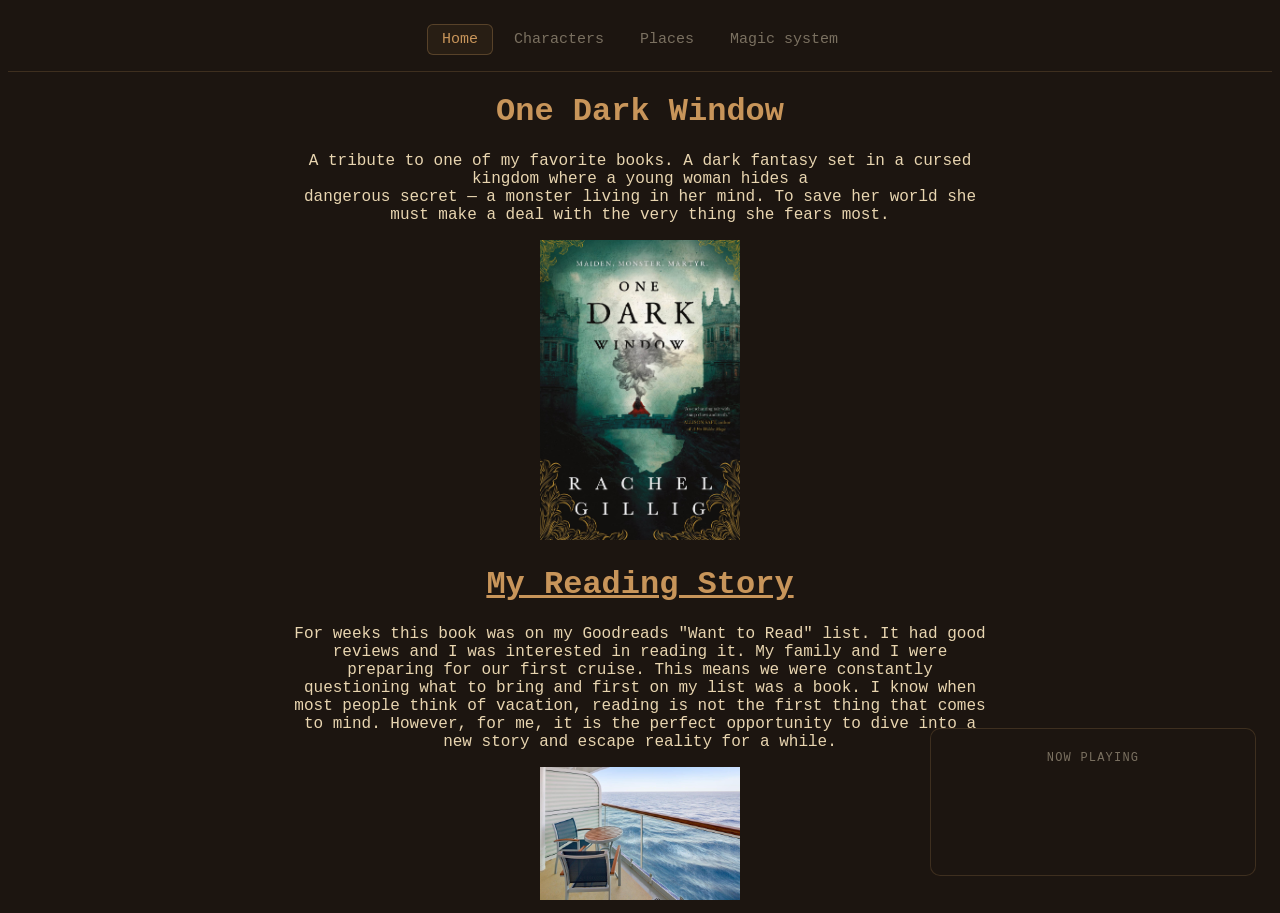
<file: index.html>
<!DOCTYPE html>
<html lang="en">
<head>
    <title>Infected Archive</title>
    <link rel="stylesheet" href="style.css">
</head>
<body>
 <nav class="site-nav">
  <div class="nav-links">
    <a href="index.html" class="nav-link active">Home</a>
    <a href="characters.html" class="nav-link">Characters</a>
    <a href="places.html" class="nav-link">Places</a>
    <a href="magic.html" class="nav-link">Magic system</a>
  </div>
</nav>
<div class="home-page">
    <h1>One Dark Window</h1>
    <p>A tribute to one of my favorite books. A dark fantasy set in a cursed kingdom where a young woman hides a <br>dangerous secret — a monster living in her mind. To save her world she must make a deal with the very thing she fears most.</p>
    <img src="book.jpg" alt="Book cover of One Dark Window">

    <h1><u>My Reading Story</u></h1>
    <p> For weeks this book was on my Goodreads "Want to Read" list. It had good reviews and I was interested in reading it. My family and I were preparing for our first cruise. This means we were constantly questioning what to bring and first on my list was a book. I know when most people think of vacation, reading is not the first thing that comes to mind. However, for me, it is the perfect opportunity to dive into a new story and escape reality for a while.</p>
    <img src="cruise.jpg" alt="Cruise ship">
    <div class="music-player">
        <p class="music-label">Now playing</p>
        <iframe data-testid="embed-iframe" style="border-radius:12px" src="https://open.spotify.com/embed/track/52fx0q6CeVVoPkl6RITWLf?utm_source=generator" width="100%" height="352" frameBorder="0" allowfullscreen="" allow="autoplay; clipboard-write; encrypted-media; fullscreen; picture-in-picture" loading="lazy"></iframe>
    </div>
    </div>
    <script>
  const player = document.querySelector('.music-player');

  let isDragging = false;
  let offsetX, offsetY;

  player.addEventListener('mousedown', (e) => {
    isDragging = true;
    offsetX = e.clientX - player.getBoundingClientRect().left;
    offsetY = e.clientY - player.getBoundingClientRect().top;
    player.style.cursor = 'grabbing';
  });

  document.addEventListener('mousemove', (e) => {
    if (!isDragging) return;
    player.style.left = e.clientX - offsetX + 'px';
    player.style.top = e.clientY - offsetY + 'px';
  });

  document.addEventListener('mouseup', () => {
    isDragging = false;
    player.style.cursor = 'grab';
  });
</script>
</body>
</html>
</file>
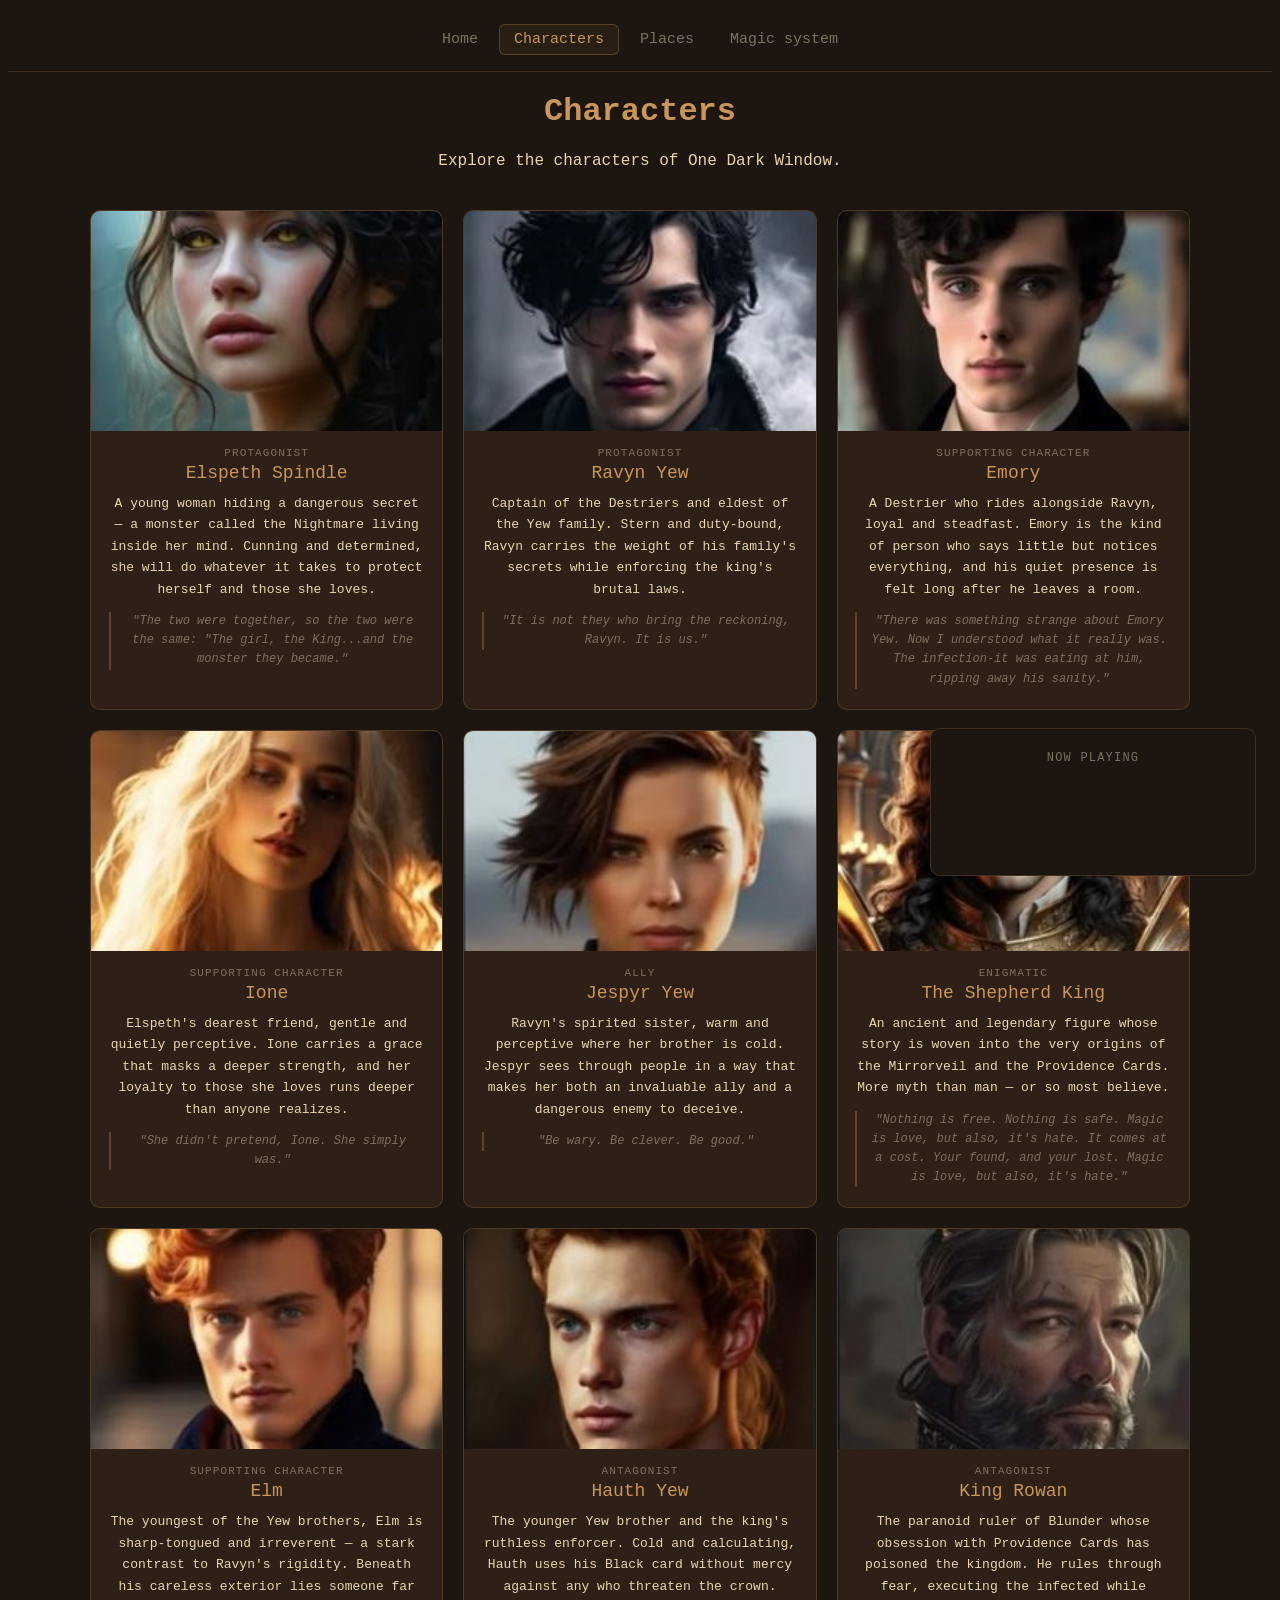
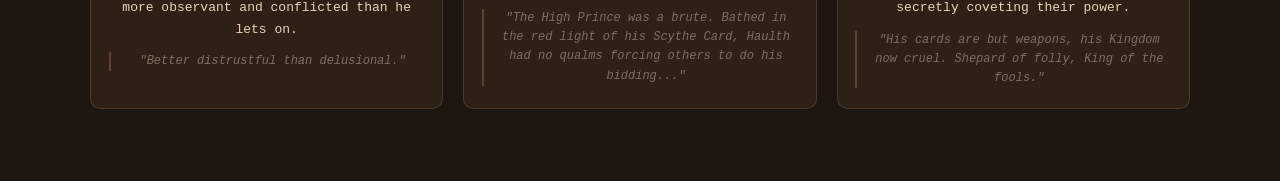
<file: characters.html>
<!DOCTYPE html>
<html lang="en">
<head>
    <title>Infected Archive</title>
    <link rel="stylesheet" href="style.css">
</head>
<body>
 <nav class="site-nav">
  <div class="nav-links">
    <a href="index.html" class="nav-link">Home</a>
    <a href="characters.html" class="nav-link active">Characters</a>
    <a href="places.html" class="nav-link">Places</a>
    <a href="magic.html" class="nav-link">Magic system</a>
  </div>
</nav>
    <h1>Characters</h1>
    <p>Explore the characters of One Dark Window.</p>
  <div class="character-grid">
    <div class="char-card">
      <img src="elspeth.jpg" alt="Elspeth Spindle" class="char-img">
      <div class="char-body">
        <p class="char-role">Protagonist</p>
        <h2 class="char-name">Elspeth Spindle</h2>
        <p class="char-desc">A young woman hiding a dangerous secret — a monster called the Nightmare living inside her mind. Cunning and determined, she will do whatever it takes to protect herself and those she loves.</p>
      <p class="char-quote">"The two were together, so the two were the same: "The girl, the King...and the monster they became."</p>
      </div>
    </div>

      <div class="char-card">
      <img src="ravyn.jpg" alt="Ravyn Yew" class="char-img">
      <div class="char-body">
        <p class="char-role">Protagonist</p>
        <h2 class="char-name">Ravyn Yew</h2>
        <p class="char-desc">Captain of the Destriers and eldest of the Yew family. Stern and duty-bound, Ravyn carries the weight of his family's secrets while enforcing the king's brutal laws.</p>
        <p class="char-quote">"It is not they who bring the reckoning, Ravyn. It is us."</p>
      </div>
    </div>

    <div class="char-card">
      <img src="emory.jpg" alt="Emory" class="char-img">
      <div class="char-body">
        <p class="char-role">Supporting character</p>
        <h2 class="char-name">Emory</h2>
        <p class="char-desc">A Destrier who rides alongside Ravyn, loyal and steadfast. Emory is the kind of person who says little but notices everything, and his quiet presence is felt long after he leaves a room.</p>
        <p class="char-quote">"There was something strange about Emory Yew. Now I understood what it really was. The infection-it was eating at him, ripping away his sanity."</p>
      </div>
    </div>

    <div class="char-card">
      <img src="ione.jpg" alt="Ione" class="char-img">
      <div class="char-body">
        <p class="char-role">Supporting character</p>
        <h2 class="char-name">Ione</h2>
        <p class="char-desc">Elspeth's dearest friend, gentle and quietly perceptive. Ione carries a grace that masks a deeper strength, and her loyalty to those she loves runs deeper than anyone realizes.</p>
        <p class="char-quote">"She didn't pretend, Ione. She simply was."</p>
      </div>
    </div>

    <div class="char-card">
      <img src="jespyr.jpg" alt="Jespyr Yew" class="char-img">
      <div class="char-body">
        <p class="char-role">Ally</p>
        <h2 class="char-name">Jespyr Yew</h2>
        <p class="char-desc">Ravyn's spirited sister, warm and perceptive where her brother is cold. Jespyr sees through people in a way that makes her both an invaluable ally and a dangerous enemy to deceive.</p>
        <p class="char-quote">"Be wary. Be clever. Be good."</p>
      </div>
    </div>

    <div class="char-card">
      <img src="shepardKing.jpg" alt="The Shepherd King" class="char-img">
      <div class="char-body">
        <p class="char-role">Enigmatic</p>
        <h2 class="char-name">The Shepherd King</h2>
        <p class="char-desc">An ancient and legendary figure whose story is woven into the very origins of the Mirrorveil and the Providence Cards. More myth than man — or so most believe.</p>
        <p class="char-quote">"Nothing is free. Nothing is safe. Magic is love, but also, it's hate. It comes at a cost. Your found, and your lost. Magic is love, but also, it's hate."</p>
      </div>
    </div>

    <div class="char-card">
      <img src="elm.jpg" alt="Elm" class="char-img">
      <div class="char-body">
        <p class="char-role">Supporting character</p>
        <h2 class="char-name">Elm</h2>
        <p class="char-desc">The youngest of the Yew brothers, Elm is sharp-tongued and irreverent — a stark contrast to Ravyn's rigidity. Beneath his careless exterior lies someone far more observant and conflicted than he lets on.</p>
        <p class="char-quote">"Better distrustful than delusional."</p>
      </div>
    </div>

    <div class="char-card">
      <img src="hauth.jpg" alt="Hauth Yew" class="char-img">
      <div class="char-body">
        <p class="char-role">Antagonist</p>
        <h2 class="char-name">Hauth Yew</h2>
        <p class="char-desc">The younger Yew brother and the king's ruthless enforcer. Cold and calculating, Hauth uses his Black card without mercy against any who threaten the crown.</p>
        <p class="char-quote">"The High Prince was a brute. Bathed in the red light of his Scythe Card, Haulth had no qualms forcing others to do his bidding..."</p>
      </div>
    </div>

    <div class="char-card">
      <img src="kingRowan.jpg" alt="King Rowan" class="char-img">
      <div class="char-body">
        <p class="char-role">Antagonist</p>
        <h2 class="char-name">King Rowan</h2>
        <p class="char-desc">The paranoid ruler of Blunder whose obsession with Providence Cards has poisoned the kingdom. He rules through fear, executing the infected while secretly coveting their power.</p>
        <p class="char-quote">"His cards are but weapons, his Kingdom now cruel. Shepard of folly, King of the fools."</p>
      </div>
    </div>

  </div>

  <div class="music-player">
    <p class="music-label">Now playing</p>
    <iframe
      src="https://open.spotify.com/embed/track/52fx0q6CeVVoPkl6RITWLf?utm_source=generator"
      allow="autoplay; clipboard-write; encrypted-media; fullscreen; picture-in-picture"
      loading="lazy">
    </iframe>
  </div>

  <script>
    const player = document.querySelector('.music-player');
    let isDragging = false;
    let offsetX, offsetY;
    player.addEventListener('mousedown', (e) => {
      isDragging = true;
      offsetX = e.clientX - player.getBoundingClientRect().left;
      offsetY = e.clientY - player.getBoundingClientRect().top;
      player.style.cursor = 'grabbing';
    });
    document.addEventListener('mousemove', (e) => {
      if (!isDragging) return;
      player.style.left = e.clientX - offsetX + 'px';
      player.style.top = e.clientY - offsetY + 'px';
    });
    document.addEventListener('mouseup', () => {
      isDragging = false;
      player.style.cursor = 'grab';
    });
  </script>

  </body>
</html>
</file>
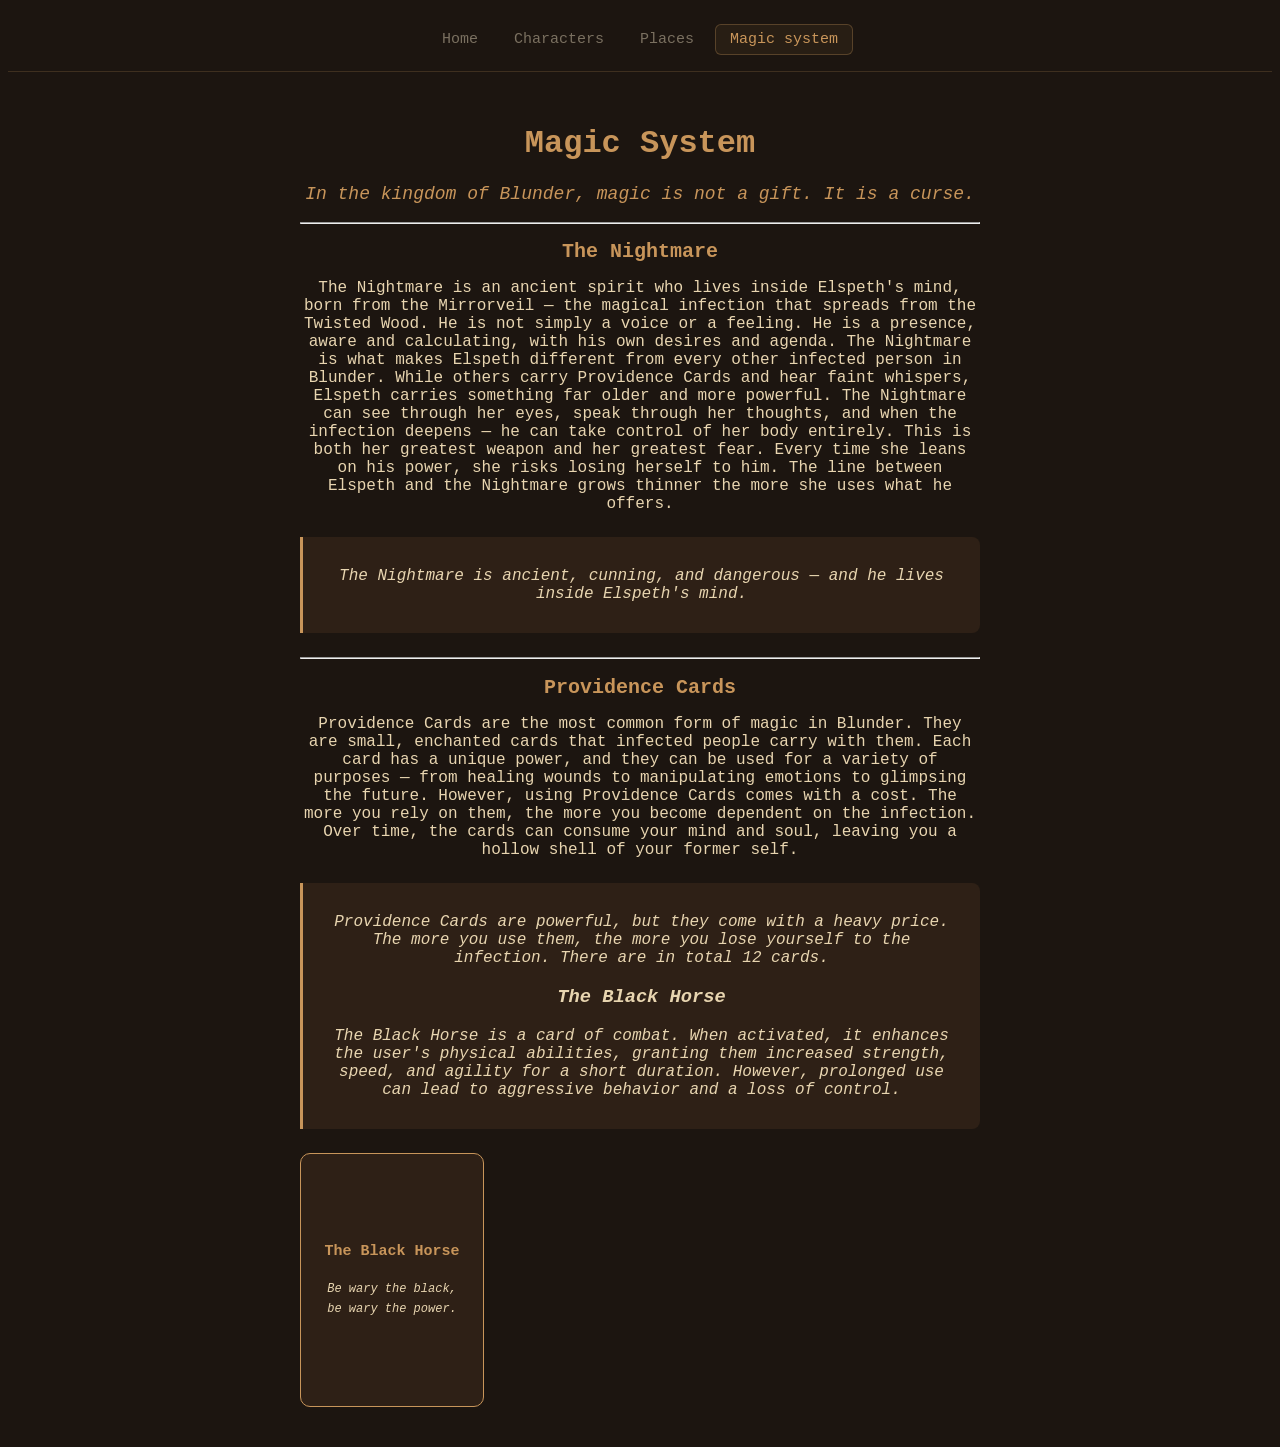
<file: magic.html>
<!DOCTYPE html>
<html lang="en">
<head>
    <title>Infected Archive</title>
    <link rel="stylesheet" href="style.css">
</head>
<body>
 <nav class="site-nav">
  <div class="nav-links">
    <a href="index.html" class="nav-link">Home</a>
    <a href="characters.html" class="nav-link">Characters</a>
    <a href="places.html" class="nav-link">Places</a>
    <a href="magic.html" class="nav-link active">Magic system</a>
  </div>
</nav>
<div class="magic-page">
    <h1>Magic System</h1>
    <p class="intro">In the kingdom of Blunder, magic is not a gift. It is a curse.</p>
<hr>
<h2> The Nightmare</h2>
<p>The Nightmare is an ancient spirit who lives inside Elspeth's mind, born from the Mirrorveil — the magical infection that spreads from the Twisted Wood. He is not simply a voice or a feeling. He is a presence, aware and calculating, with his own desires and agenda. The Nightmare is what makes Elspeth different from every other infected person in Blunder. While others carry Providence Cards and hear faint whispers, Elspeth carries something far older and more powerful. The Nightmare can see through her eyes, speak through her thoughts, and when the infection deepens — he can take control of her body entirely.
This is both her greatest weapon and her greatest fear. Every time she leans on his power, she risks losing herself to him. The line between Elspeth and the Nightmare grows thinner the more she uses what he offers.</p>
<div class="fact-box">
  <p>The Nightmare is ancient, cunning, and dangerous — and he lives inside Elspeth's mind.</p>
</div>
<hr>
<h2>Providence Cards</h2>
<p>Providence Cards are the most common form of magic in Blunder. They are small, enchanted cards that infected people carry with them. Each card has a unique power, and they can be used for a variety of purposes — from healing wounds to manipulating emotions to glimpsing the future. However, using Providence Cards comes with a cost. The more you rely on them, the more you become dependent on the infection. Over time, the cards can consume your mind and soul, leaving you a hollow shell of your former self.</p>
<div class="fact-box">
  <p>Providence Cards are powerful, but they come with a heavy price. The more you use them, the more you lose yourself to the infection. There are in total 12 cards.</p>
<h3>The Black Horse</h3>
<p>The Black Horse is a card of combat. When activated, it enhances the user's physical abilities, granting them increased strength, speed, and agility for a short duration. However, prolonged use can lead to aggressive behavior and a loss of control.</p>
</div>

<div class="magic-card">
  <h3>The Black Horse</h3>
  <p>Be wary the black, be wary the power.</p>
</div>
</div>
  </body>
</html>
</file>
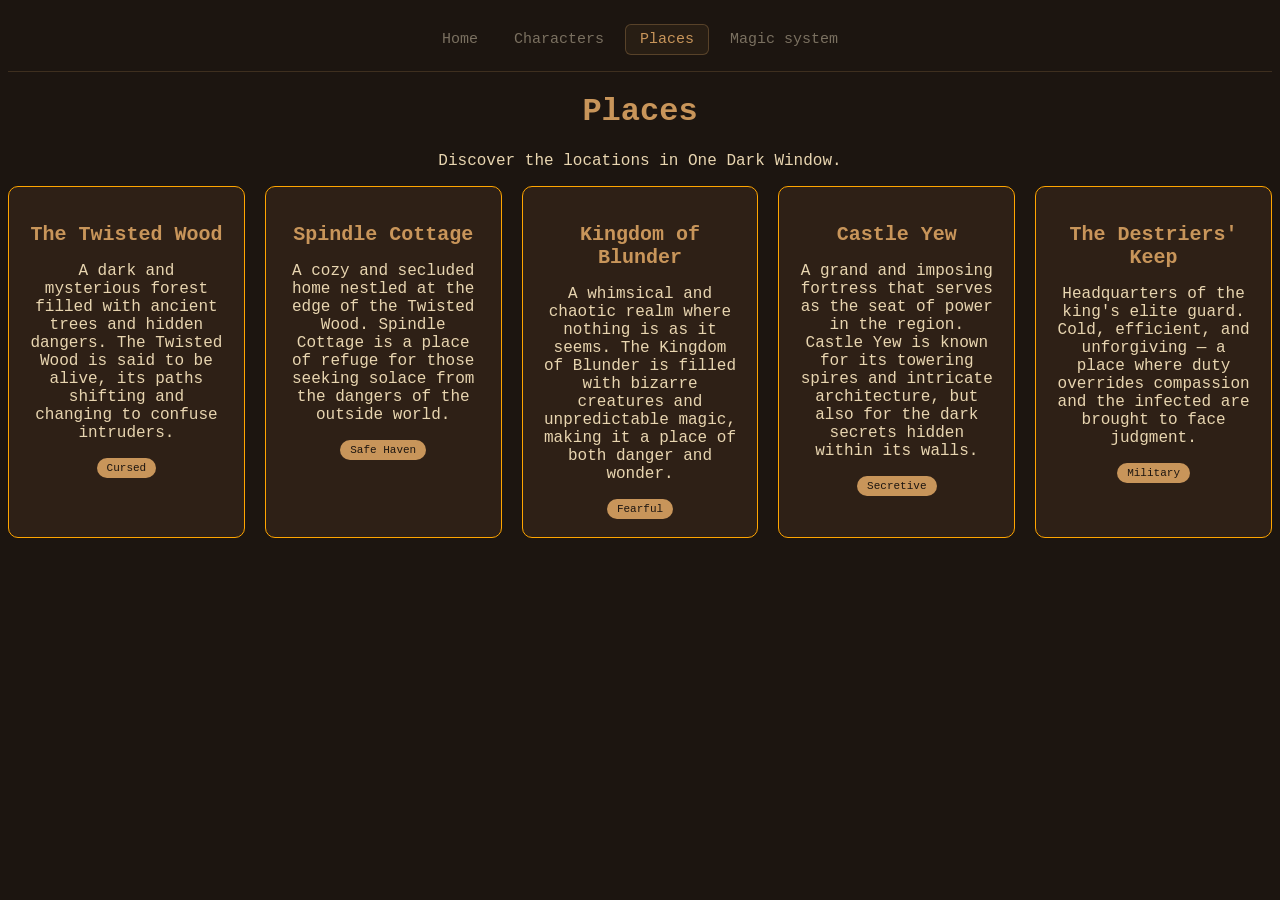
<file: places.html>
<!DOCTYPE html>
<html lang="en">
<head>
    <title>Infected Archive</title>
    <link rel="stylesheet" href="style.css">
</head>
<body>
 <nav class="site-nav">
  <div class="nav-links">
    <a href="index.html" class="nav-link">Home</a>
    <a href="characters.html" class="nav-link">Characters</a>
    <a href="places.html" class="nav-link active">Places</a>
    <a href="magic.html" class="nav-link">Magic system</a>
  </div>
</nav>
    <h1>Places</h1>
    <p>Discover the locations in One Dark Window.</p>
<div class="places-grid">
    <div class="place-card">
  <h2>The Twisted Wood</h2>
  <p>A dark and mysterious forest filled with ancient trees and hidden dangers. The Twisted Wood is said to be alive, its paths shifting and changing to confuse intruders.</p>
<span class="tag">Cursed</span>
</div>

<div class="place-card">
  <h2>Spindle Cottage</h2>
  <p>A cozy and secluded home nestled at the edge of the Twisted Wood. Spindle Cottage is a place of refuge for those seeking solace from the dangers of the outside world.</p>
<span class="tag">Safe Haven</span>
</div>

<div class="place-card">
  <h2>Kingdom of Blunder</h2>
  <p>A whimsical and chaotic realm where nothing is as it seems. The Kingdom of Blunder is filled with bizarre creatures and unpredictable magic, making it a place of both danger and wonder.</p>
<span class="tag">Fearful</span>
</div>

<div class="place-card">
  <h2>Castle Yew</h2>
  <p>A grand and imposing fortress that serves as the seat of power in the region. Castle Yew is known for its towering spires and intricate architecture, but also for the dark secrets hidden within its walls.</p>
<span class="tag">Secretive</span>
</div>

<div class="place-card">
  <h2>The Destriers' Keep</h2>
  <p>Headquarters of the king's elite guard. Cold, efficient, and unforgiving — a place where duty overrides compassion and the infected are brought to face judgment.</p>
<span class="tag">Military</span>
</div>

</div>
  </body>
</html>
</file>
<file: style.css>
img { 
    width:200px;
}

body { 
    text-align: center;
    font-family:'Courier New', Courier, monospace;
    background: #1C1510;
}

h1 {
    color: #C8955A;
}
p {
    color: #E8D5B0
}
.home-page {
    max-width: 700px;
    margin: 0 auto;
}

.site-nav {
    display: flex;
    justify-content: center;
    padding: 16px 28px;
    background:#1C1510;
    border-bottom: 0.5px solid rgba(200, 149, 90, 0.2);
}

.nav-links {
    display:flex;
    gap: 6px;
}
.nav-link {
    font-family: 'Courier New', Courier, monospace;
    font-size: 15px;
    color: #7a7060;
    padding: 6px 14px;
    border-radius:6px;
    text-decoration: none;
    border: 0.5px solid transparent;
    transition: color 0.15s, background 0.15s;
}
.nav-link:hover {
color:#E8D5B0;
background: rgba(232, 213, 176, 0.07);
}
.nav-link.active {
    color: #C8955A;
    border-color: rgba(200, 149, 90, 0.3);
    background: rgba(200, 149, 90, 0.07);
}

.music-player {
    position: fixed;
    bottom: 24px;
    right: 24px;
    display: flex;
    flex-direction: column;
    align-items:center;
    gap:8px;
    z-index: 999;
    cursor: grab;
    background: #1C1510;
    border: 0.5px solid rgba(200,149,90,0.2);
    border-radius: 10px;
    padding: 10px 12px;
}
.music-label {
    font-family:'Courier New', Courier, monospace;
    font-size: 12px;
    letter-spacing:0.1em;
    text-transform: uppercase;
    color:#7A7060;
}
.music-player iframe {
    width: 300px;
    height: 80px;
    border: none;
    border-radius: 12px;
}

.character-grid {
display: grid;
grid-template-columns: repeat(3, 1fr);
gap:20px;
padding: 1.5rem 2rem 4rem;
max-width:1100px;
margin: 0 auto;
}

.char-card {
    background: #2E2016;
    border: 0.5px solid rgba(200,149,90,0.2);
    border-radius: 10px;
    overflow:hidden;
}
.char-img {
    width: 100%;
    height:220px;
    object-fit:cover;
    display: block;
}
.char-body {
    padding: 1rem 1.1rem 1.25rem;
}

.char-role {
    font-family:'Courier New', Courier, monospace;
    font-size: 11px;
    text-transform: uppercase;
    letter-spacing: 0.1em;
    color: #7A7060;
    margin: 0 0 4px;
}
.char-name {
    font-family:'Courier New', Courier, monospace;
    font-size: 18px;
    font-weight: 400;
    color: #C8955A;
    margin: 0 0 10px;
}
.char-desc {
    font-family:'Courier New', Courier, monospace;
    font-size: 13px;
    color: #E8D5B0;
    line-height: 1.65;
    margin: 0 0 12px;
}
.char-quote {
    font-family:'Courier New', Courier, monospace;
    font-size: 12px;
    font-style: italic;
    color: #7A7060;
    border-left: 2px solid rgba(200,149,90,0.3);
    padding-left: 10px;
    margin: 0;
    line-height: 1.6;
}

.place-card {
    border: 1px solid orange;
    border-radius: 10px;
    padding: 20px;
    width: 300px;
    background: #2E2016;
}
.tag {
    font-size: 11px;
    color: #1C1510;
    background: #C8955A;
    padding: 4px 10px;
    border-radius: 99px;
}

.place-card h2 {
    color: #C8955A;
    font-size: 20px;
    margin-bottom: 10px;
}

.places-grid {
    display:flex;
    gap:20px;
}

.magic-page {
    max-width:680px;
    margin: 0 auto;
    padding: 2rem;
}
.magic-page h2 {
    color: #C8955A;
    font-size: 20px;
    margin-bottom: 10px;
}
.intro {
    font-style: italic;
    color:#C8955A;
    font-size: 18px;
    text-align:center;
}

.fact-box {
    background: #2E2016;
    border-left: 3px solid #C8955A;
    border-radius: 0 8px 8px 0;
    padding: 14px 18px;
    margin: 1.5rem 0;
    color:#E8D5B0;
    font-style: italic;
}

.magic-card {
    width: 150px;
    height: 220px;
    background: #2E2016;
    border: 1px solid #C8955A;
    border-radius: 10px;
    padding: 16px;
    display:flex;
    flex-direction: column;
    justify-content: center;
    align-items: center;
}
.magic-card h3 {
    color: #C8955A;
    font-size: 15px;
    text-align:center;
    margin-bottom: 8px;
}
.magic-card p {
    color: #E8D5B0;
    font-size: 12px;
    text-align: center;
    font-style:italic;
    line-height: 1.6;
}
</file>
